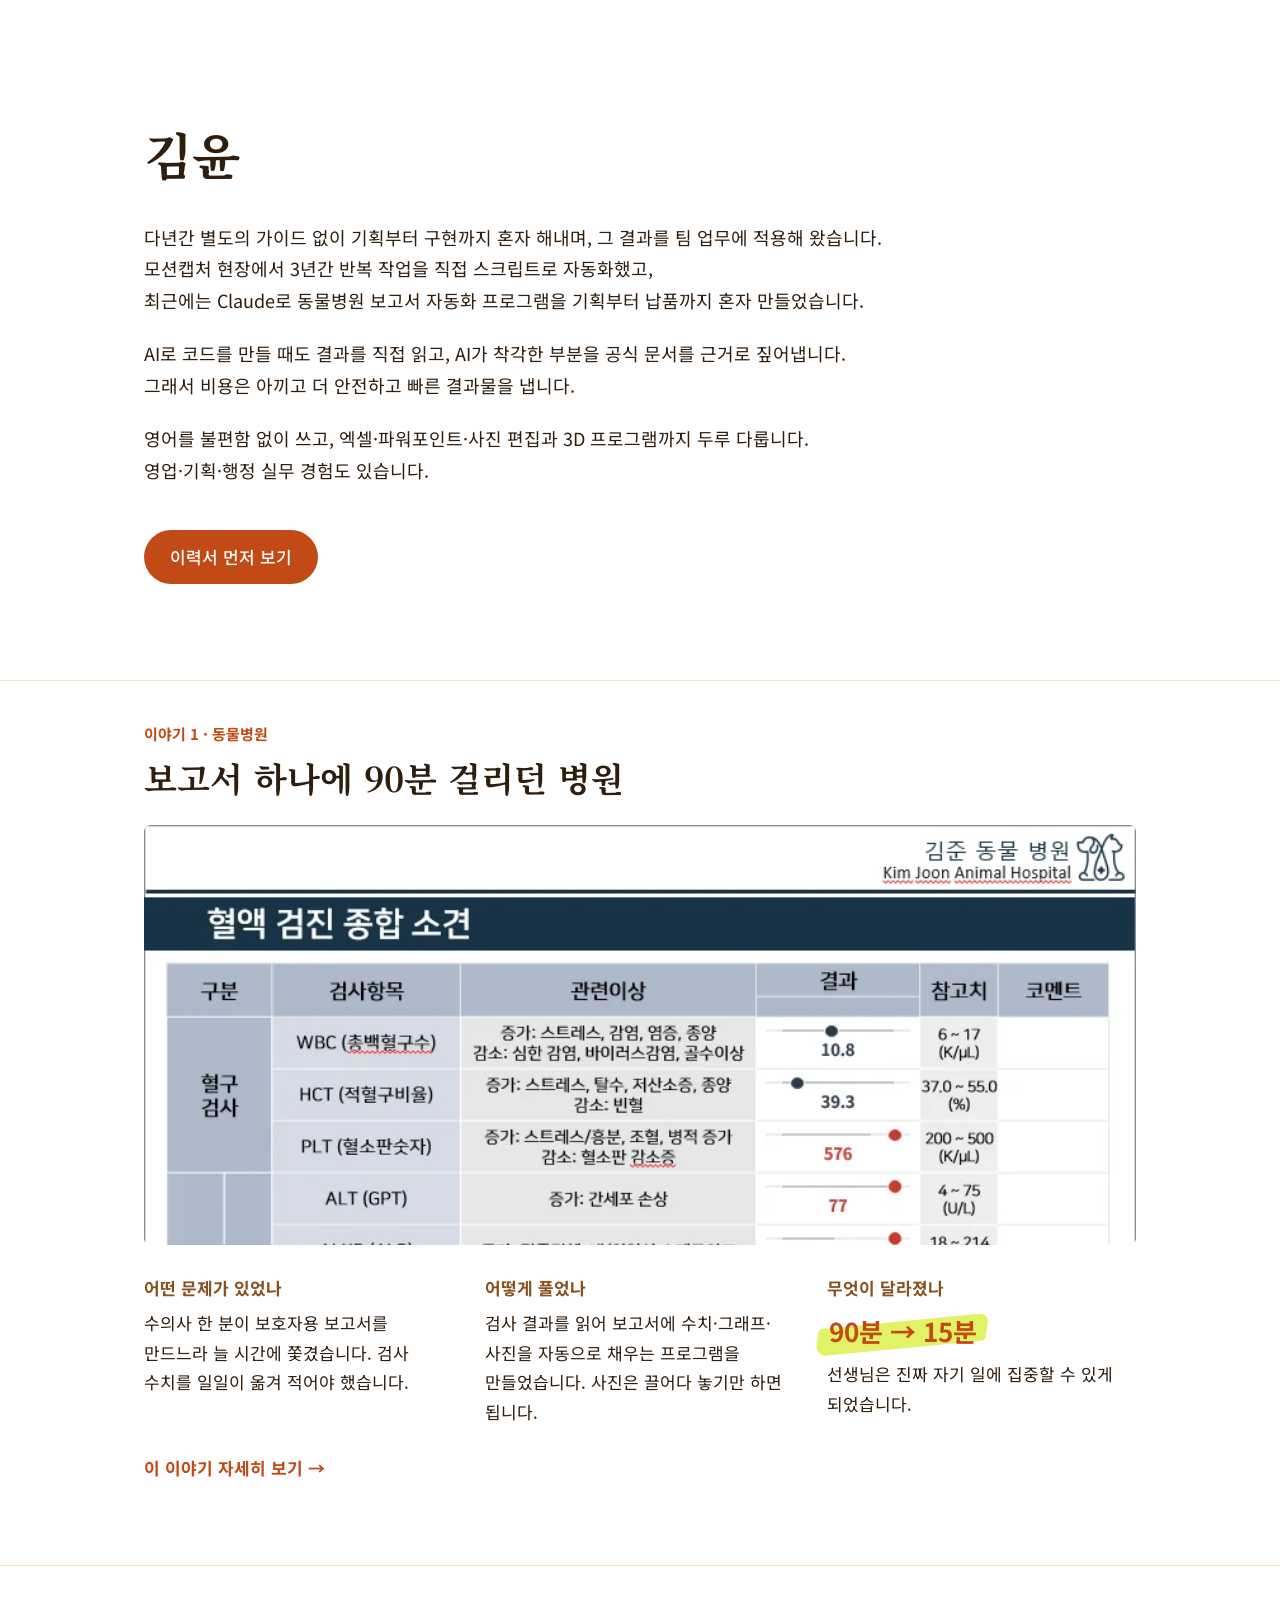
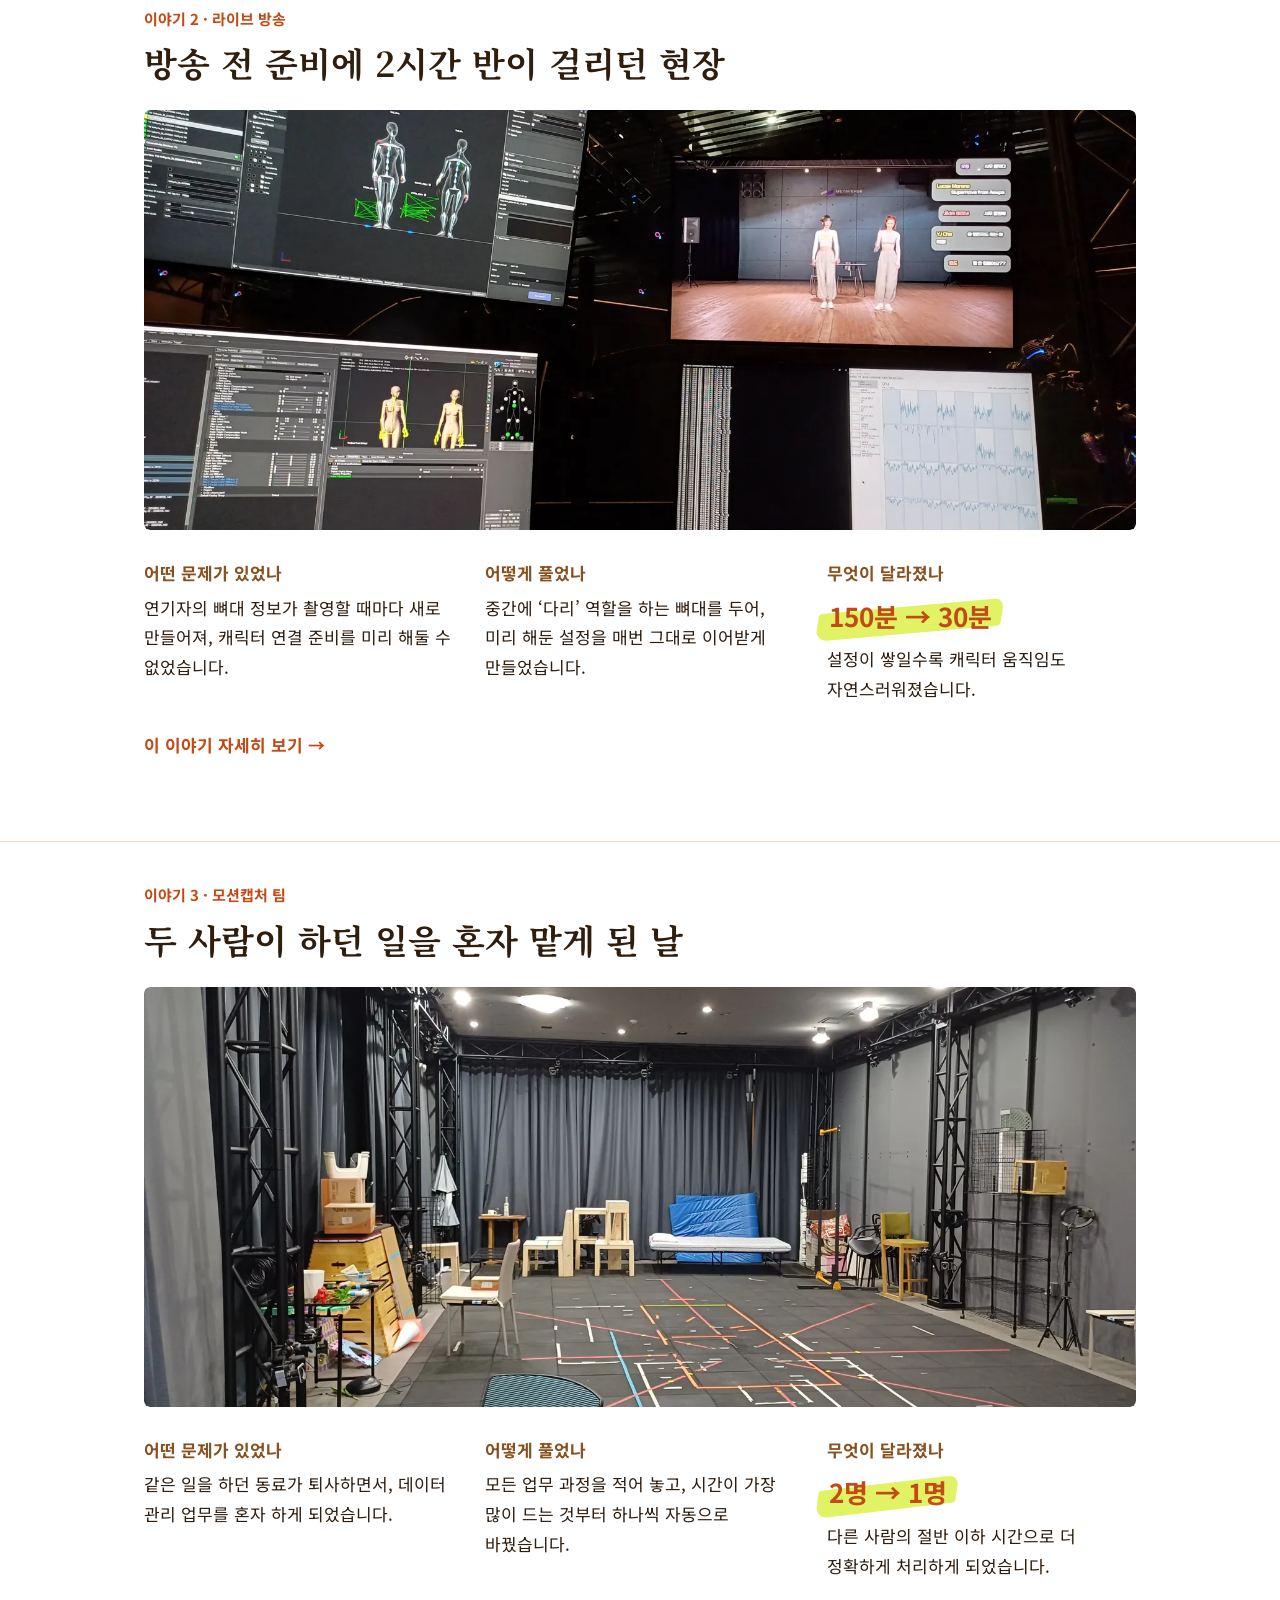
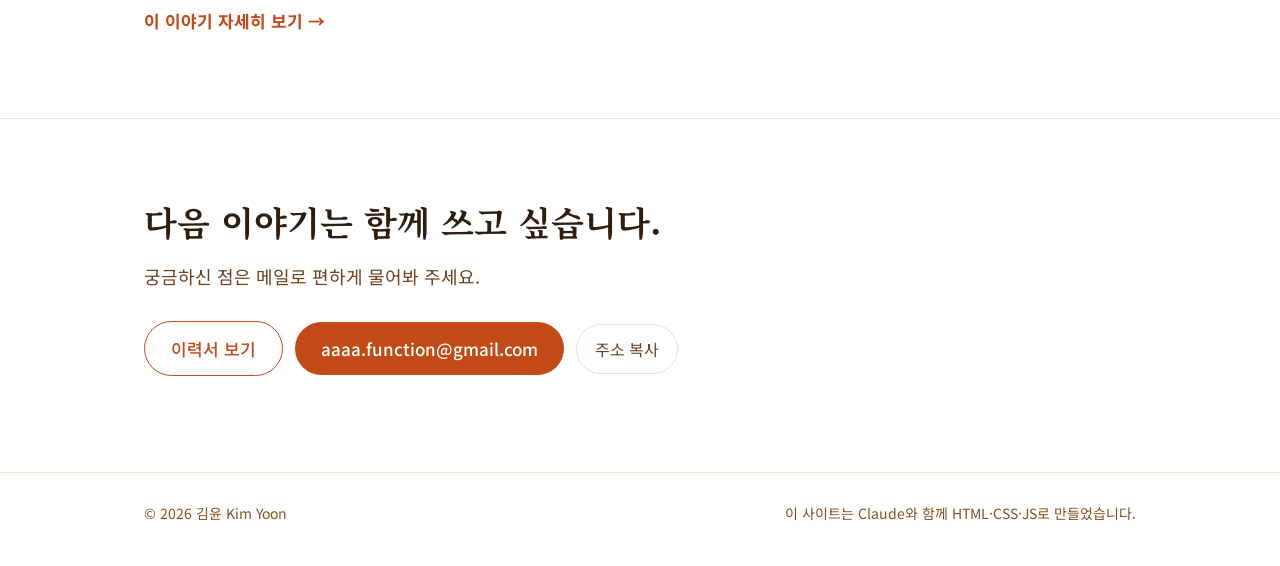
<file: index.html>
<!doctype html>
<html lang="ko">
<head>
  <meta charset="utf-8">
  <meta name="viewport" content="width=device-width, initial-scale=1">
  <title>김윤 · 포트폴리오</title>
  <meta name="description" content="반복 업무를 찾아 자동화하고, 비개발자가 바로 쓰는 도구로 넘겨줍니다. 신입 AI 바이브 코더 김윤의 포트폴리오.">
  <meta property="og:title" content="김윤 · 포트폴리오">
  <meta property="og:description" content="반복 업무를 찾아 자동화하고, 비개발자가 바로 쓰는 도구로 넘겨줍니다.">
  <meta property="og:type" content="website">
  <meta property="og:image" content="/assets/img/vet-after-c.webp">
  <meta name="theme-color" content="#ffffff">
  <link rel="icon" href="/favicon.svg" type="image/svg+xml">
  <link rel="preconnect" href="https://fonts.googleapis.com">
  <link rel="preconnect" href="https://fonts.gstatic.com" crossorigin>
  <link rel="stylesheet" href="https://fonts.googleapis.com/css2?family=Noto+Serif+KR:wght@600;700&family=Noto+Sans+KR:wght@400;500;700&display=swap">
  <link rel="stylesheet" href="/assets/css/style.css?v=24">
</head>
<body id="top">
  <a class="skip" href="#main">본문으로 건너뛰기</a>

  <main id="main">
    <section class="hero intro" id="about">
      <div class="container narrow">
        <h1>김윤</h1>
        <p>다년간 별도의 가이드 없이 기획부터 구현까지 혼자 해내며, 그 결과를 팀 업무에 적용해 왔습니다.<br>
           모션캡처 현장에서 3년간 반복 작업을 직접 스크립트로 자동화했고,<br>
           최근에는 Claude로 동물병원 보고서 자동화 프로그램을 기획부터 납품까지 혼자 만들었습니다.</p>
        <p>AI로 코드를 만들 때도 결과를 직접 읽고, AI가 착각한 부분을 공식 문서를 근거로 짚어냅니다.<br>
           그래서 비용은 아끼고 더 안전하고 빠른 결과물을 냅니다.</p>
        <p>영어를 불편함 없이 쓰고, 엑셀·파워포인트·사진 편집과 3D 프로그램까지 두루 다룹니다.<br>
           영업·기획·행정 실무 경험도 있습니다.</p>
        <div class="actions">
          <a class="btn" href="/resume.html">이력서 먼저 보기</a>
        </div>
      </div>
    </section>

    <div id="stories">
      <article class="story">
        <div class="container">
          <p class="kicker">이야기 1 · 동물병원</p>
          <h2>보고서 하나에 90분 걸리던 병원</h2>
          <a class="photo-link" href="/projects/vet.html" aria-label="동물병원 이야기 자세히 보기"><img class="photo top" src="/assets/img/vet-after-c.webp" alt="자동으로 만들어진 혈액 검사 보고서" width="782" height="1129" loading="lazy"></a>
          <div class="cols">
            <div><h3>어떤 문제가 있었나</h3><p>수의사 한 분이 보호자용 보고서를 만드느라 늘 시간에 쫓겼습니다. 검사 수치를 일일이 옮겨 적어야 했습니다.</p></div>
            <div><h3>어떻게 풀었나</h3><p>검사 결과를 읽어 보고서에 수치·그래프·사진을 자동으로 채우는 프로그램을 만들었습니다. 사진은 끌어다 놓기만 하면 됩니다.</p></div>
            <div><h3>무엇이 달라졌나</h3><p><b class="big"><span class="hl">90분 → 15분</span></b>선생님은 진짜 자기 일에 집중할 수 있게 되었습니다.</p></div>
          </div>
          <a class="link-more" href="/projects/vet.html">이 이야기 자세히 보기 →</a>
        </div>
      </article>

      <article class="story">
        <div class="container">
          <p class="kicker">이야기 2 · 라이브 방송</p>
          <h2>방송 전 준비에 2시간 반이 걸리던 현장</h2>
          <a class="photo-link" href="/projects/live.html" aria-label="라이브 방송 이야기 자세히 보기"><img class="photo" src="/assets/img/live-4.webp" alt="모션캡처 스튜디오 현장" width="1600" height="900" loading="lazy"></a>
          <div class="cols">
            <div><h3>어떤 문제가 있었나</h3><p>연기자의 뼈대 정보가 촬영할 때마다 새로 만들어져, 캐릭터 연결 준비를 미리 해둘 수 없었습니다.</p></div>
            <div><h3>어떻게 풀었나</h3><p>중간에 ‘다리’ 역할을 하는 뼈대를 두어, 미리 해둔 설정을 매번 그대로 이어받게 만들었습니다.</p></div>
            <div><h3>무엇이 달라졌나</h3><p><b class="big"><span class="hl">150분 → 30분</span></b>설정이 쌓일수록 캐릭터 움직임도 자연스러워졌습니다.</p></div>
          </div>
          <a class="link-more" href="/projects/live.html">이 이야기 자세히 보기 →</a>
        </div>
      </article>

      <article class="story">
        <div class="container">
          <p class="kicker">이야기 3 · 모션캡처 팀</p>
          <h2>두 사람이 하던 일을 혼자 맡게 된 날</h2>
          <a class="photo-link" href="/projects/mocap.html" aria-label="모션캡처 팀 이야기 자세히 보기"><img class="photo" src="/assets/img/mocap-3.webp" alt="모션캡처 스튜디오 전경" width="1600" height="1200" loading="lazy"></a>
          <div class="cols">
            <div><h3>어떤 문제가 있었나</h3><p>같은 일을 하던 동료가 퇴사하면서, 데이터 관리 업무를 혼자 하게 되었습니다.</p></div>
            <div><h3>어떻게 풀었나</h3><p>모든 업무 과정을 적어 놓고, 시간이 가장 많이 드는 것부터 하나씩 자동으로 바꿨습니다.</p></div>
            <div><h3>무엇이 달라졌나</h3><p><b class="big"><span class="hl">2명 → 1명</span></b>다른 사람의 절반 이하 시간으로 더 정확하게 처리하게 되었습니다.</p></div>
          </div>
          <a class="link-more" href="/projects/mocap.html">이 이야기 자세히 보기 →</a>
        </div>
      </article>
    </div>

    <section class="contact" id="contact">
      <div class="container">
        <h2>다음 이야기는 함께 쓰고 싶습니다.</h2>
        <p>궁금하신 점은 메일로 편하게 물어봐 주세요.</p>
        <div class="row">
          <a class="btn ghost" href="/resume.html">이력서 보기</a>
          <a class="btn" href="mailto:aaaa.function@gmail.com">aaaa.function@gmail.com</a>
          <button class="copy-btn" type="button" data-copy="aaaa.function@gmail.com">주소 복사</button>
        </div>
      </div>
    </section>
  </main>

  <footer>
    <div class="container">
      <span>© 2026 김윤 Kim Yoon</span>
      <span>이 사이트는 Claude와 함께 HTML·CSS·JS로 만들었습니다.</span>
    </div>
  </footer>
  <a class="to-top" href="#top" aria-label="맨 위로 가기">↑ 위로 가기</a>
  <script src="/assets/js/main.js?v=24" defer></script>
</body>
</html>
</file>
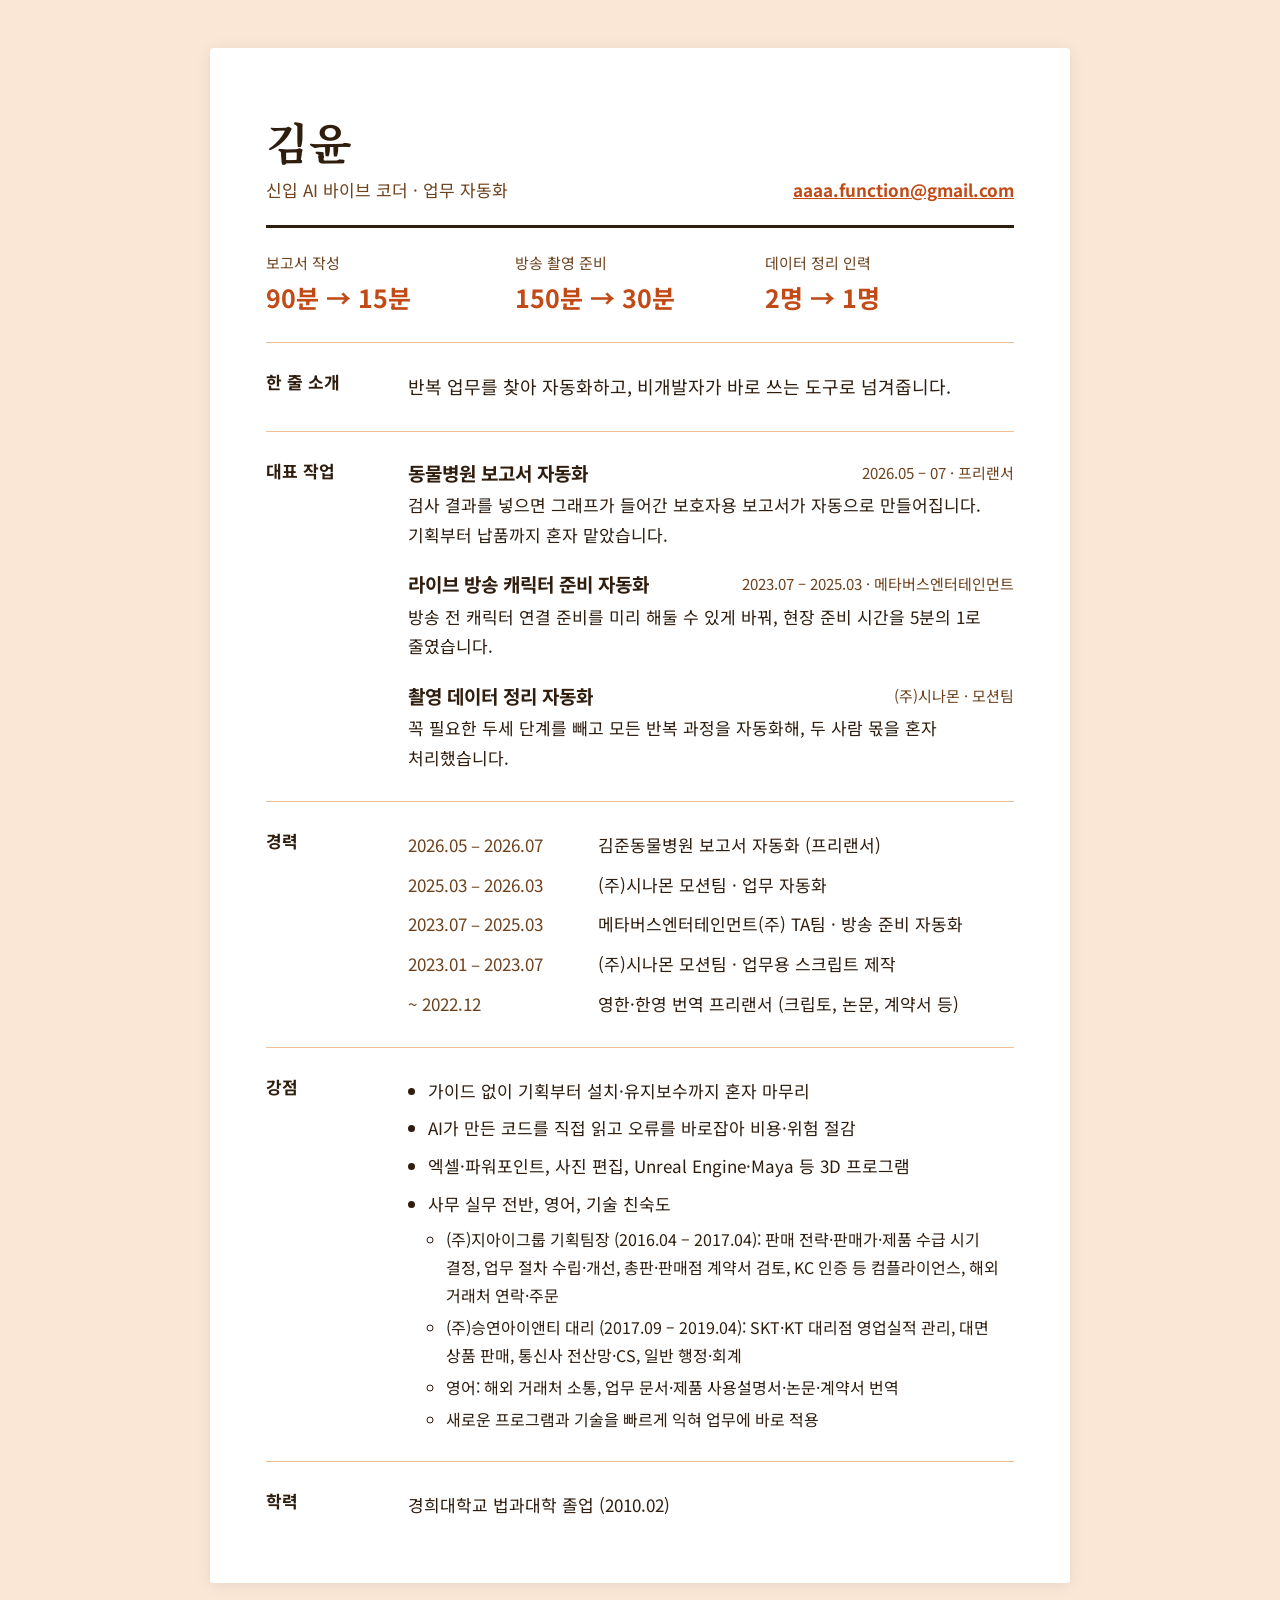
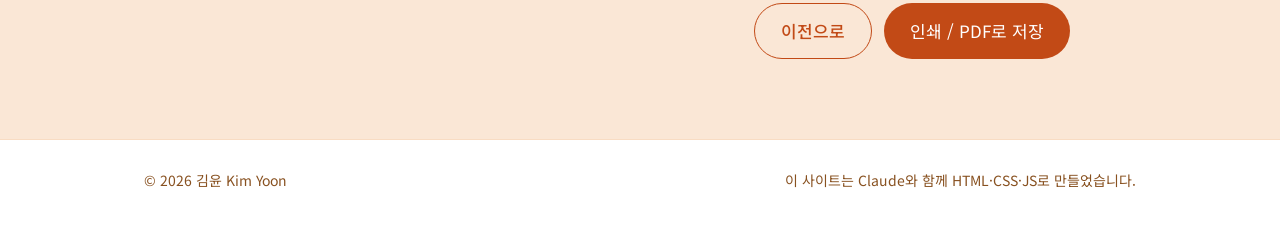
<file: resume.html>
<!doctype html>
<html lang="ko">
<head>
  <meta charset="utf-8">
  <meta name="viewport" content="width=device-width, initial-scale=1">
  <title>이력서 · 김윤</title>
  <meta name="description" content="김윤 이력서 요약 — 신입 AI 바이브 코더 · 업무 자동화">
  <meta property="og:title" content="이력서 · 김윤">
  <link rel="icon" href="/favicon.svg" type="image/svg+xml">
  <link rel="preconnect" href="https://fonts.googleapis.com">
  <link rel="preconnect" href="https://fonts.gstatic.com" crossorigin>
  <link rel="stylesheet" href="https://fonts.googleapis.com/css2?family=Noto+Serif+KR:wght@600;700&family=Noto+Sans+KR:wght@400;500;700&display=swap">
  <link rel="stylesheet" href="/assets/css/style.css?v=24">
</head>
<body id="top">
  <a class="skip" href="#main">본문으로 건너뛰기</a>

  <main id="main" class="paper-wrap">
    <article class="paper">
      <div class="paper-head">
        <div>
          <h1>김윤</h1>
          <p>신입 AI 바이브 코더 · 업무 자동화</p>
        </div>
        <a href="mailto:aaaa.function@gmail.com">aaaa.function@gmail.com</a>
      </div>

      <div class="paper-stats">
        <div><small>보고서 작성</small><b>90분 → 15분</b></div>
        <div><small>방송 촬영 준비</small><b>150분 → 30분</b></div>
        <div><small>데이터 정리 인력</small><b>2명 → 1명</b></div>
      </div>

      <section class="prow">
        <h2>한 줄 소개</h2>
        <div class="pc"><p style="font-size:18px">반복 업무를 찾아 자동화하고, 비개발자가 바로 쓰는 도구로 넘겨줍니다.</p></div>
      </section>

      <section class="prow">
        <h2>대표 작업</h2>
        <div class="pc">
          <div class="pjob">
            <div class="t"><h3>동물병원 보고서 자동화</h3><span class="d">2026.05 – 07 · 프리랜서</span></div>
            <p>검사 결과를 넣으면 그래프가 들어간 보호자용 보고서가 자동으로 만들어집니다. 기획부터 납품까지 혼자 맡았습니다.</p>
          </div>
          <div class="pjob">
            <div class="t"><h3>라이브 방송 캐릭터 준비 자동화</h3><span class="d">2023.07 – 2025.03 · 메타버스엔터테인먼트</span></div>
            <p>방송 전 캐릭터 연결 준비를 미리 해둘 수 있게 바꿔, 현장 준비 시간을 5분의 1로 줄였습니다.</p>
          </div>
          <div class="pjob">
            <div class="t"><h3>촬영 데이터 정리 자동화</h3><span class="d">(주)시나몬 · 모션팀</span></div>
            <p>꼭 필요한 두세 단계를 빼고 모든 반복 과정을 자동화해, 두 사람 몫을 혼자 처리했습니다.</p>
          </div>
        </div>
      </section>

      <section class="prow">
        <h2>경력</h2>
        <div class="pc">
          <ul class="tl">
            <li><span class="w">2026.05 – 2026.07</span><span>김준동물병원 보고서 자동화 (프리랜서)</span></li>
            <li><span class="w">2025.03 – 2026.03</span><span>(주)시나몬 모션팀 · 업무 자동화</span></li>
            <li><span class="w">2023.07 – 2025.03</span><span>메타버스엔터테인먼트(주) TA팀 · 방송 준비 자동화</span></li>
            <li><span class="w">2023.01 – 2023.07</span><span>(주)시나몬 모션팀 · 업무용 스크립트 제작</span></li>
            <li><span class="w">~ 2022.12</span><span>영한·한영 번역 프리랜서 (크립토, 논문, 계약서 등)</span></li>
          </ul>
        </div>
      </section>

      <section class="prow">
        <h2>강점</h2>
        <div class="pc">
          <ul class="plist">
            <li>가이드 없이 기획부터 설치·유지보수까지 혼자 마무리</li>
            <li>AI가 만든 코드를 직접 읽고 오류를 바로잡아 비용·위험 절감</li>
            <li>엑셀·파워포인트, 사진 편집, Unreal Engine·Maya 등 3D 프로그램</li>
            <li>사무 실무 전반, 영어, 기술 친숙도
              <ul>
                <li>(주)지아이그룹 기획팀장 (2016.04 – 2017.04): 판매 전략·판매가·제품 수급 시기 결정, 업무 절차 수립·개선, 총판·판매점 계약서 검토, KC 인증 등 컴플라이언스, 해외 거래처 연락·주문</li>
                <li>(주)승연아이앤티 대리 (2017.09 – 2019.04): SKT·KT 대리점 영업실적 관리, 대면 상품 판매, 통신사 전산망·CS, 일반 행정·회계</li>
                <li>영어: 해외 거래처 소통, 업무 문서·제품 사용설명서·논문·계약서 번역</li>
                <li>새로운 프로그램과 기술을 빠르게 익혀 업무에 바로 적용</li>
              </ul>
            </li>
          </ul>
        </div>
      </section>

      <section class="prow">
        <h2>학력</h2>
        <div class="pc"><p>경희대학교 법과대학 졸업 (2010.02)</p></div>
      </section>
    </article>

    <div class="paper-actions">
      <a class="btn ghost" href="/#stories">이전으로</a>
      <button class="btn" type="button" data-print style="border:0;cursor:pointer;font:inherit">인쇄 / PDF로 저장</button>
    </div>
  </main>

  <footer>
    <div class="container">
      <span>© 2026 김윤 Kim Yoon</span>
      <span>이 사이트는 Claude와 함께 HTML·CSS·JS로 만들었습니다.</span>
    </div>
  </footer>
  <a class="to-top" href="#top" aria-label="맨 위로 가기">↑ 위로 가기</a>
  <script src="/assets/js/main.js?v=24" defer></script>
</body>
</html>
</file>
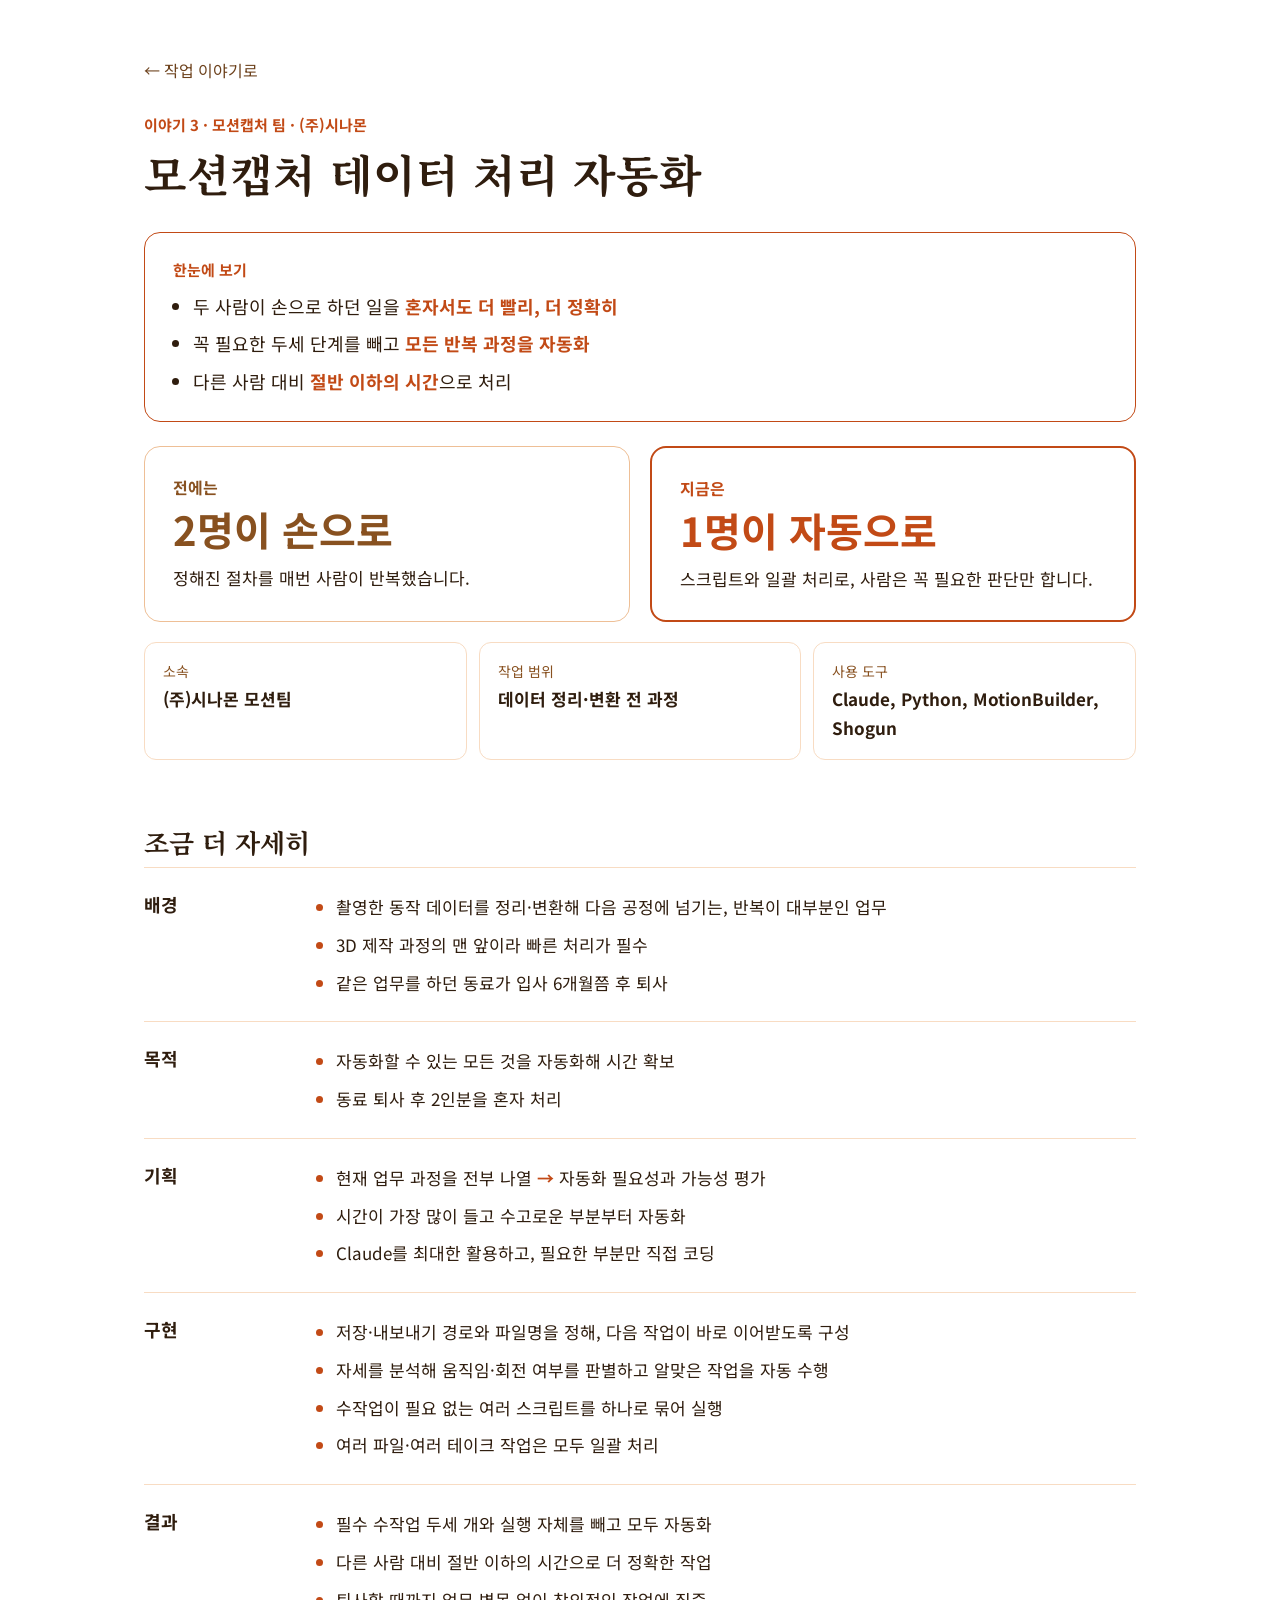
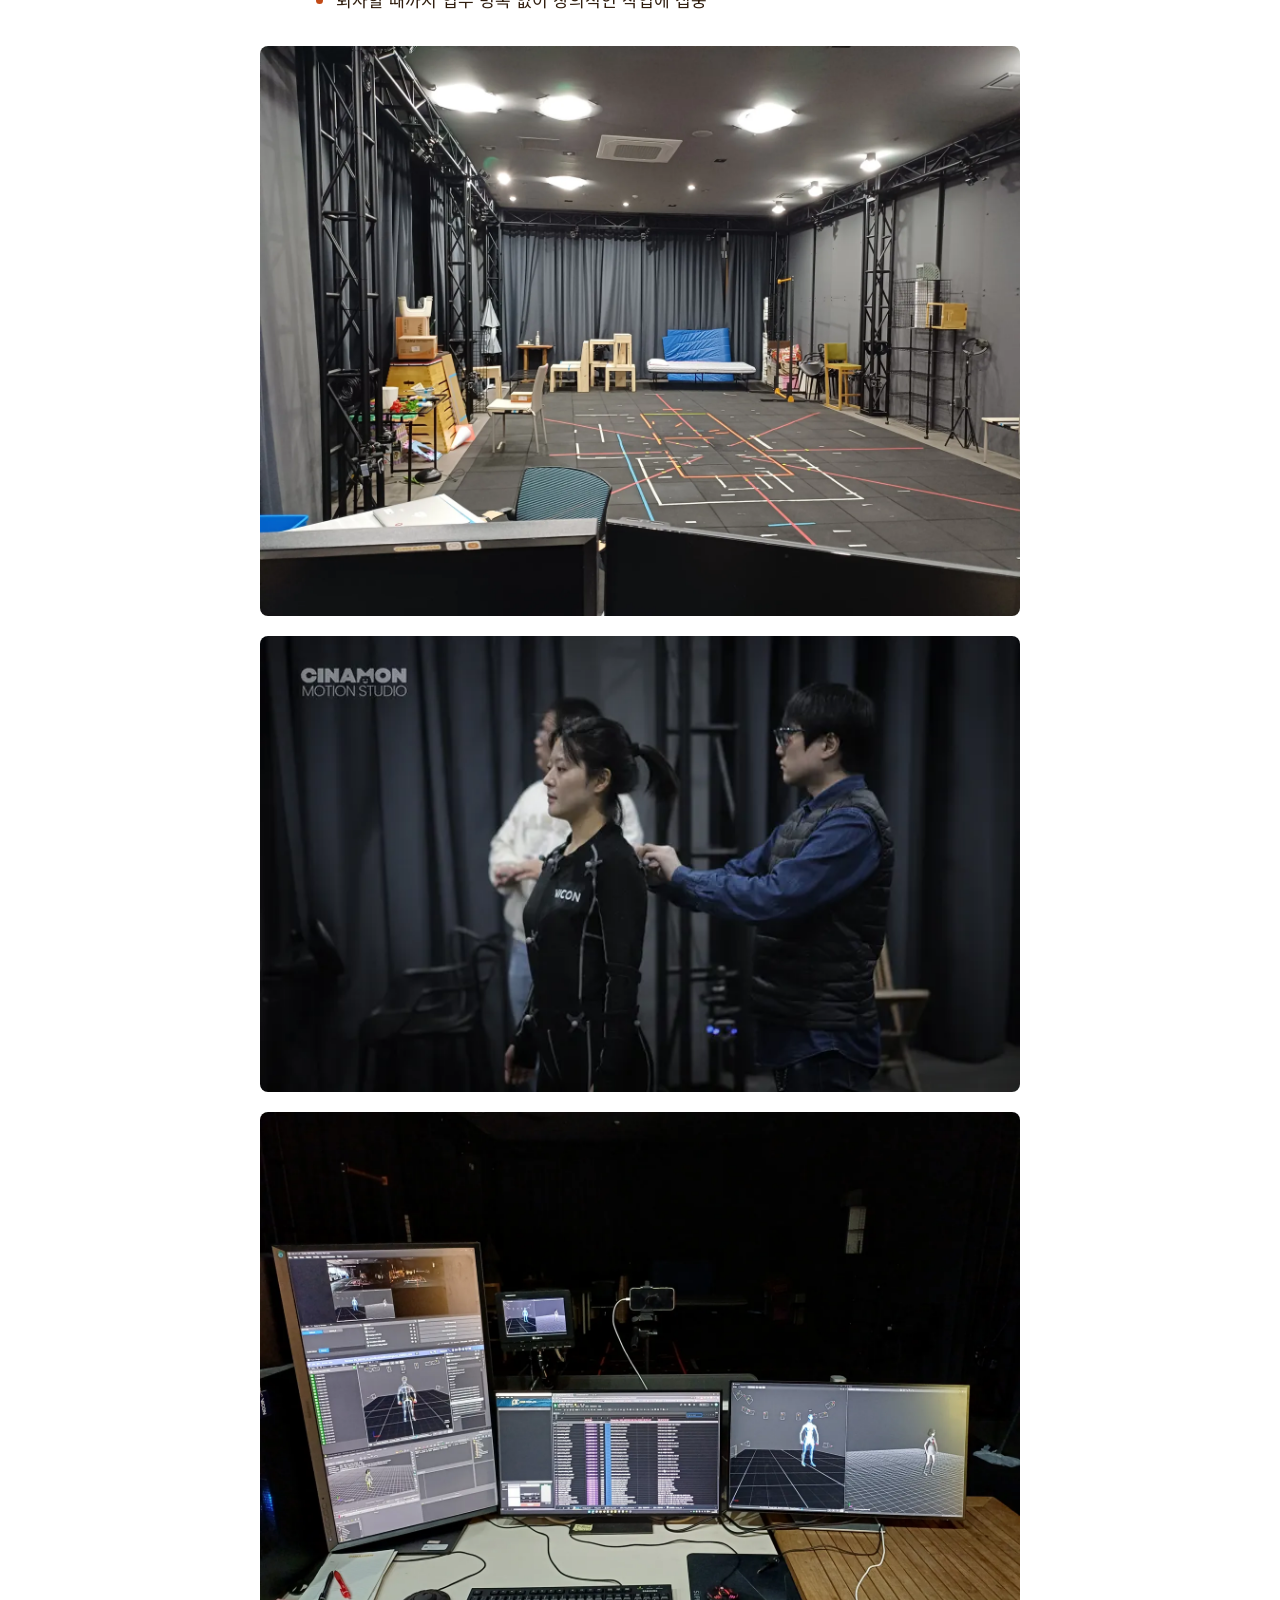
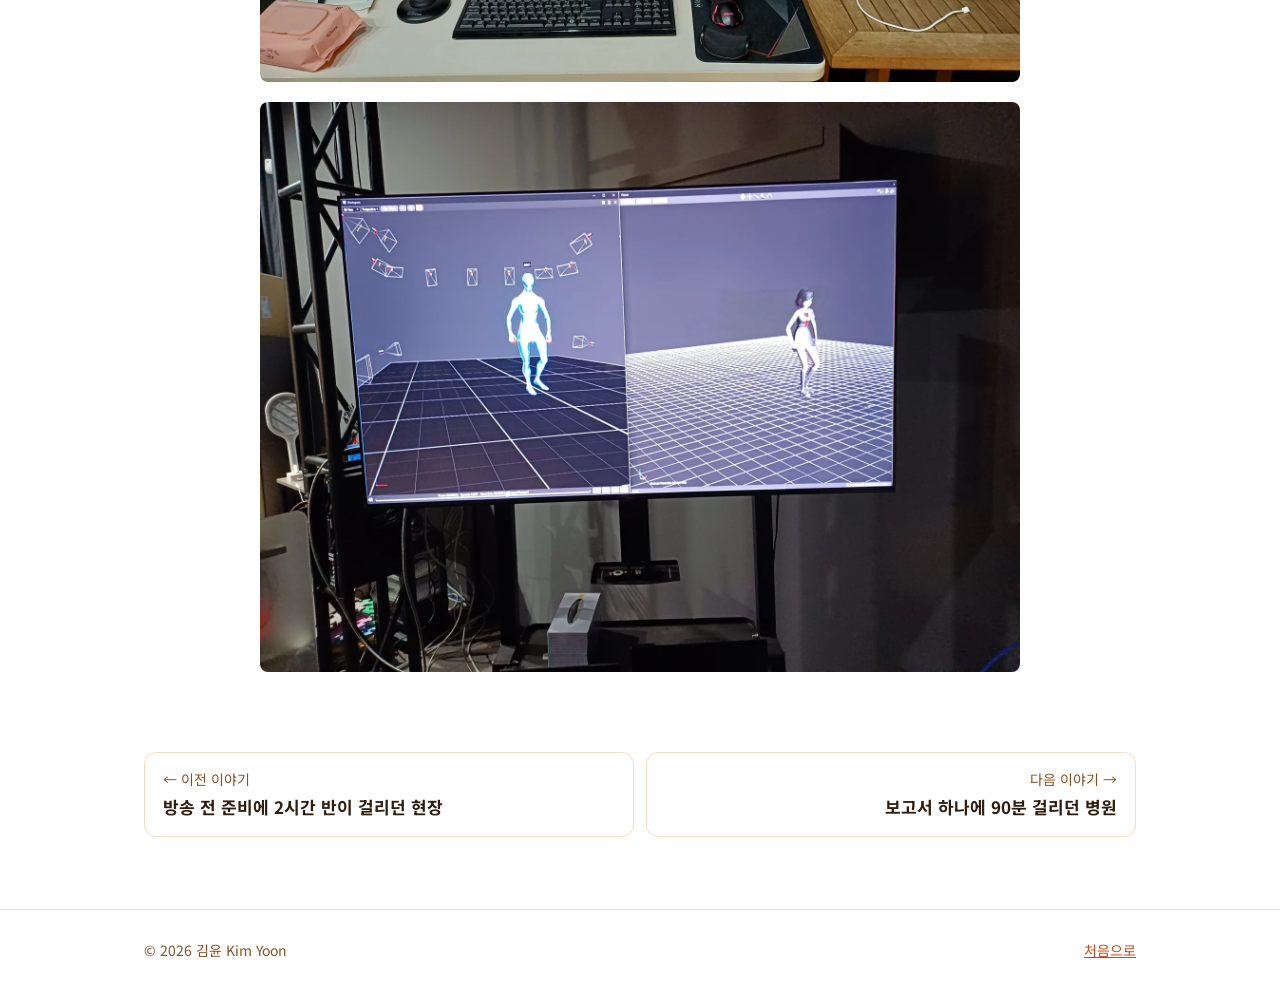
<file: projects/mocap.html>
<!doctype html>
<html lang="ko">
<head>
  <meta charset="utf-8">
  <meta name="viewport" content="width=device-width, initial-scale=1">
  <title>모션캡처 데이터 처리 자동화 · 김윤</title>
  <meta name="description" content="두 사람이 손으로 하던 모션캡처 데이터 처리를 혼자서도 더 빨리, 더 정확하게.">
  <meta property="og:title" content="모션캡처 데이터 처리 자동화 · 김윤">
  <meta property="og:image" content="/assets/img/mocap-2.webp">
  <link rel="icon" href="/favicon.svg" type="image/svg+xml">
  <link rel="preconnect" href="https://fonts.googleapis.com">
  <link rel="preconnect" href="https://fonts.gstatic.com" crossorigin>
  <link rel="stylesheet" href="https://fonts.googleapis.com/css2?family=Noto+Serif+KR:wght@600;700&family=Noto+Sans+KR:wght@400;500;700&display=swap">
  <link rel="stylesheet" href="/assets/css/style.css?v=24">
</head>
<body id="top">
  <a class="skip" href="#main">본문으로 건너뛰기</a>

  <main id="main" class="container">
    <section class="case-hero">
      <a class="back" href="/#stories">← 작업 이야기로</a>
      <p class="kicker">이야기 3 · 모션캡처 팀 · (주)시나몬</p>
      <h1>모션캡처 데이터 처리 자동화</h1>

      <div class="callout">
        <p class="lbl">한눈에 보기</p>
        <ul>
          <li>두 사람이 손으로 하던 일을 <b>혼자서도 더 빨리, 더 정확히</b></li>
          <li>꼭 필요한 두세 단계를 빼고 <b>모든 반복 과정을 자동화</b></li>
          <li>다른 사람 대비 <b>절반 이하의 시간</b>으로 처리</li>
        </ul>
      </div>

      <div class="compare">
        <div class="side">
          <div class="tag">전에는</div>
          <div class="num">2명이 손으로</div>
          <p>정해진 절차를 매번 사람이 반복했습니다.</p>
        </div>
        <div class="side after">
          <div class="tag">지금은</div>
          <div class="num">1명이 자동으로</div>
          <p>스크립트와 일괄 처리로, 사람은 꼭 필요한 판단만 합니다.</p>
        </div>
      </div>

      <div class="facts">
        <div class="fact"><small>소속</small><b>(주)시나몬 모션팀</b></div>
        <div class="fact"><small>작업 범위</small><b>데이터 정리·변환 전 과정</b></div>
        <div class="fact"><small>사용 도구</small><b>Claude, Python, MotionBuilder, Shogun</b></div>
      </div>
    </section>

    <section class="detail">
      <h2>조금 더 자세히</h2>
      <div class="dsec">
        <h3>배경</h3>
        <ul>
          <li>촬영한 동작 데이터를 정리·변환해 다음 공정에 넘기는, 반복이 대부분인 업무</li>
          <li>3D 제작 과정의 맨 앞이라 빠른 처리가 필수</li>
          <li>같은 업무를 하던 동료가 입사 6개월쯤 후 퇴사</li>
        </ul>
      </div>
      <div class="dsec">
        <h3>목적</h3>
        <ul>
          <li>자동화할 수 있는 모든 것을 자동화해 시간 확보</li>
          <li>동료 퇴사 후 2인분을 혼자 처리</li>
        </ul>
      </div>
      <div class="dsec">
        <h3>기획</h3>
        <ul>
          <li>현재 업무 과정을 전부 나열 <span class="arrow">→</span> 자동화 필요성과 가능성 평가</li>
          <li>시간이 가장 많이 들고 수고로운 부분부터 자동화</li>
          <li>Claude를 최대한 활용하고, 필요한 부분만 직접 코딩</li>
        </ul>
      </div>
      <div class="dsec">
        <h3>구현</h3>
        <ul>
          <li>저장·내보내기 경로와 파일명을 정해, 다음 작업이 바로 이어받도록 구성</li>
          <li>자세를 분석해 움직임·회전 여부를 판별하고 알맞은 작업을 자동 수행</li>
          <li>수작업이 필요 없는 여러 스크립트를 하나로 묶어 실행</li>
          <li>여러 파일·여러 테이크 작업은 모두 일괄 처리</li>
        </ul>
      </div>
      <div class="dsec result">
        <div class="r-text">
          <h3>결과</h3>
          <ul>
          <li>필수 수작업 두세 개와 실행 자체를 빼고 모두 자동화</li>
          <li>다른 사람 대비 절반 이하의 시간으로 더 정확한 작업</li>
          <li>퇴사할 때까지 업무 병목 없이 창의적인 작업에 집중</li>
        </ul>
        </div>
        <div class="r-media">
          <figure><button type="button" data-lightbox="모션캡처 스튜디오"><img src="/assets/img/mocap-3.webp" alt="모션캡처 스튜디오 전경" width="1600" height="1200" loading="lazy"></button></figure>
          <figure><button type="button" data-lightbox="마커 부착"><img src="/assets/img/mocap-suit.webp" alt="연기자에게 모션캡처 마커를 붙이는 모습" width="720" height="432" loading="lazy"></button></figure>
          <figure><button type="button" data-lightbox="작업 데스크"><img src="/assets/img/mocap-1.webp" alt="여러 모니터가 있는 작업 데스크" width="1600" height="1200" loading="lazy"></button></figure>
          <figure><button type="button" data-lightbox="작업 화면"><img src="/assets/img/mocap-2.webp" alt="모션캡처 소프트웨어가 띄워진 모니터" width="1600" height="1200" loading="lazy"></button></figure>
        </div>
      </div>
    </section>

    <nav class="pager" aria-label="다른 이야기">
      <a href="/projects/live.html"><small>← 이전 이야기</small><span>방송 전 준비에 2시간 반이 걸리던 현장</span></a>
      <a class="r" href="/projects/vet.html"><small>다음 이야기 →</small><span>보고서 하나에 90분 걸리던 병원</span></a>
    </nav>
  </main>

  <dialog class="lightbox" aria-label="이미지 확대 보기"><div class="lb-inner"><img alt=""></div><button class="lb-close" type="button" aria-label="닫기">✕</button><div class="lb-cap"></div></dialog>
  <footer><div class="container"><span>© 2026 김윤 Kim Yoon</span><a href="/">처음으로</a></div></footer>
  <a class="to-top" href="#top" aria-label="맨 위로 가기">↑ 위로 가기</a>
  <script src="/assets/js/main.js?v=24" defer></script>
</body>
</html>
</file>
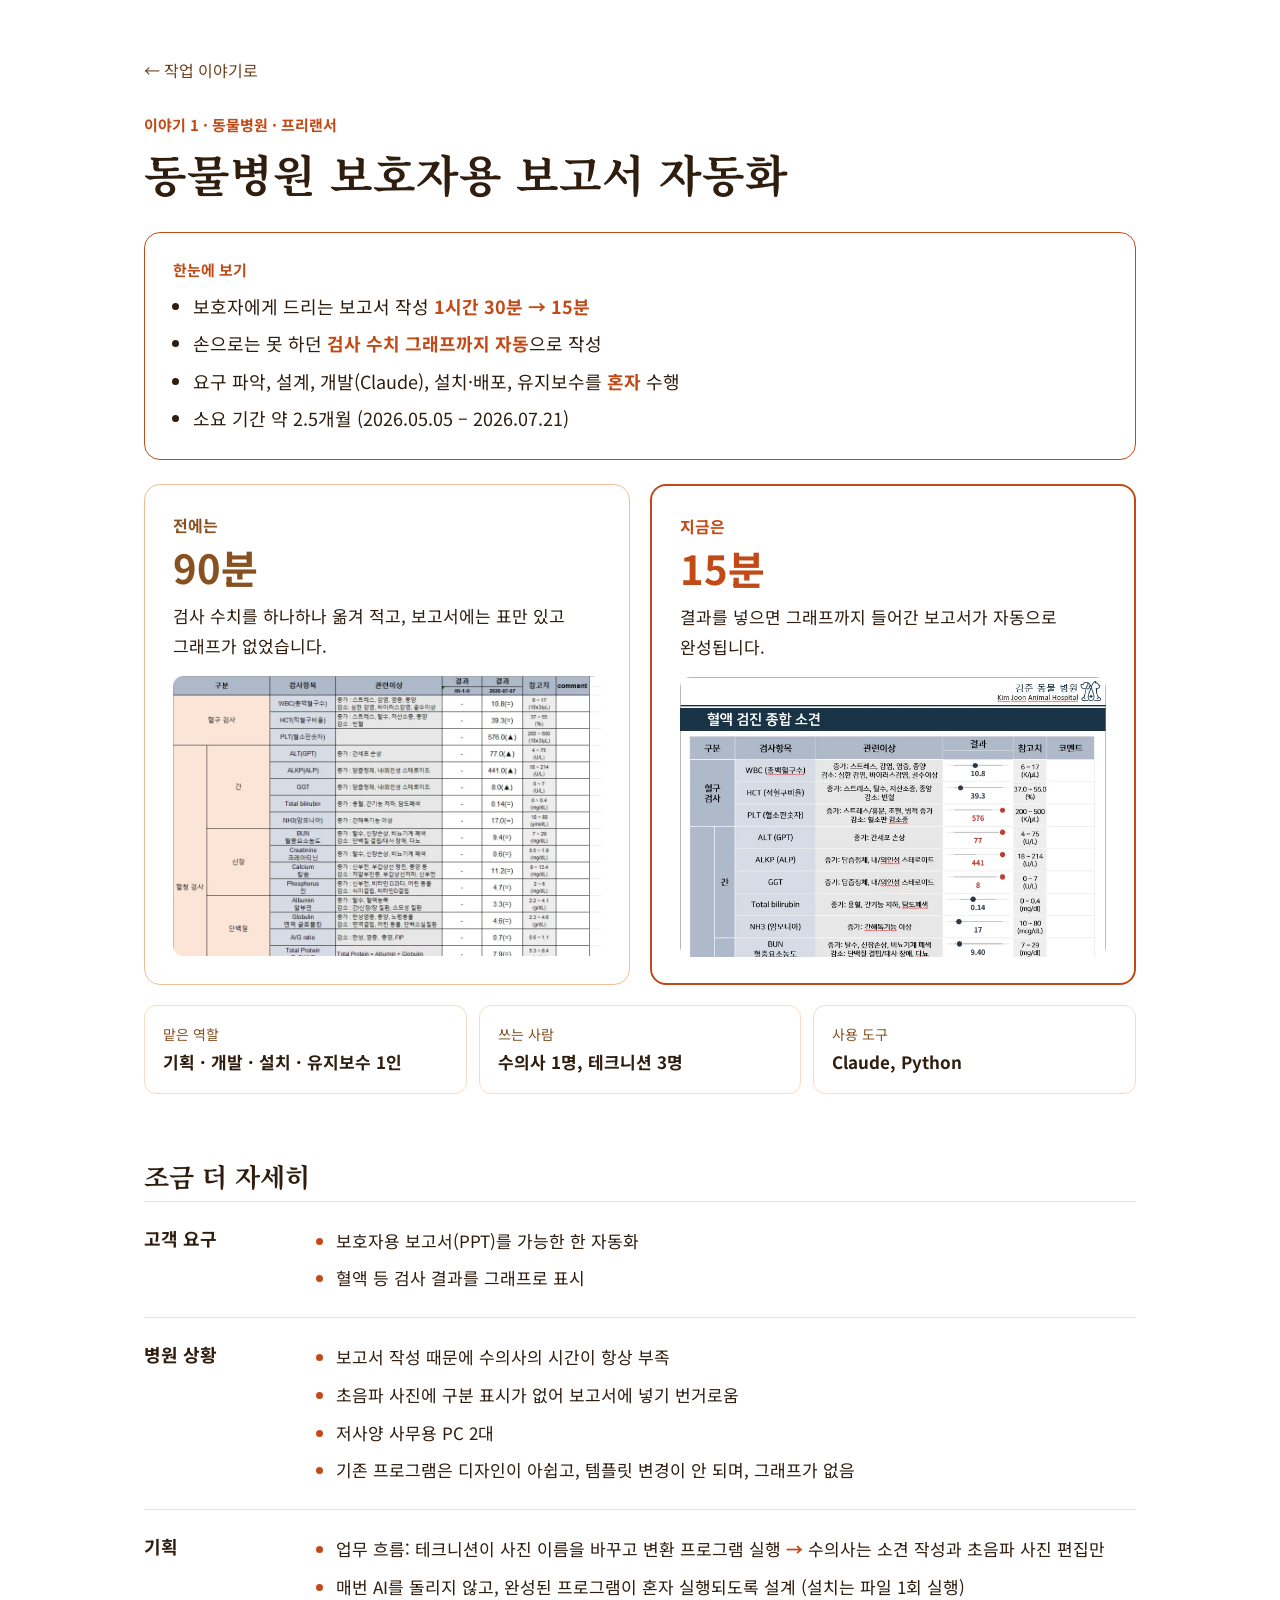
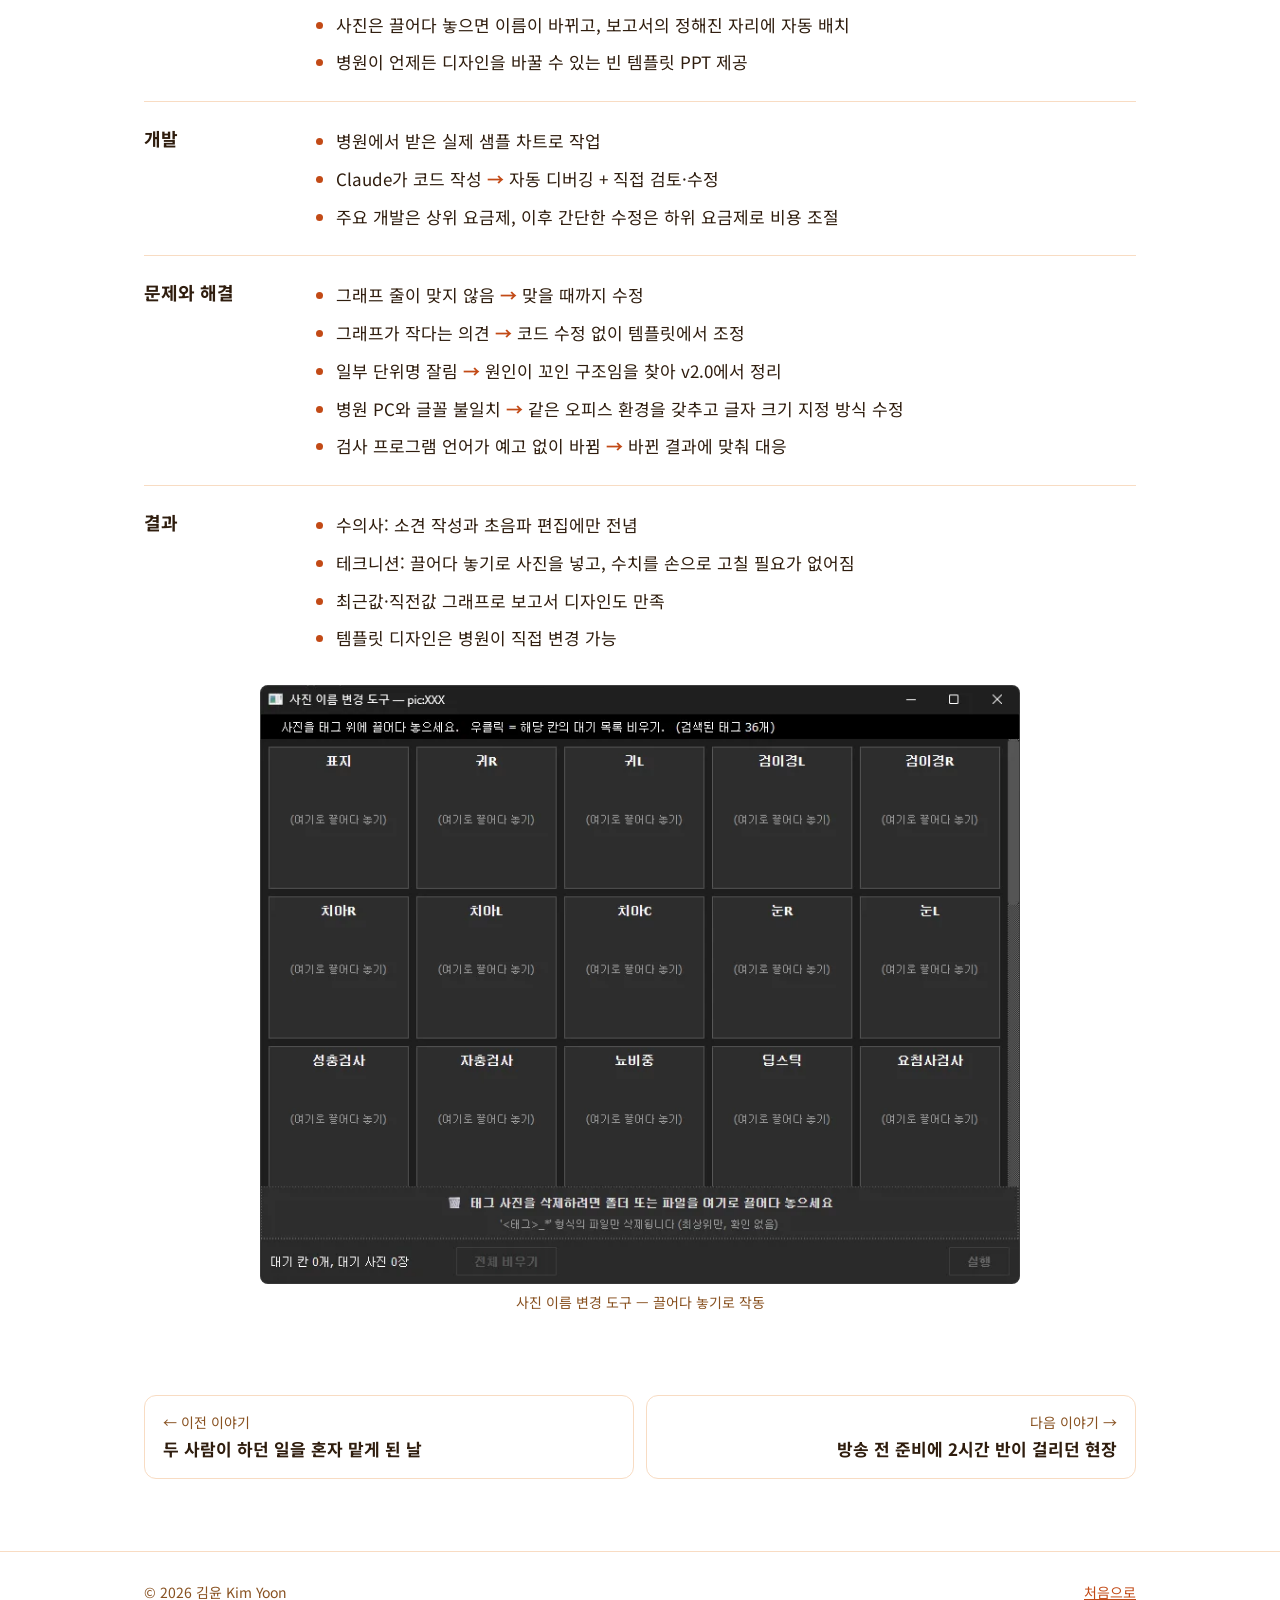
<file: projects/vet.html>
<!doctype html>
<html lang="ko">
<head>
  <meta charset="utf-8">
  <meta name="viewport" content="width=device-width, initial-scale=1">
  <title>동물병원 보고서 자동화 · 김윤</title>
  <meta name="description" content="동물병원 보호자용 보고서 작성 90분 → 15분. 기획부터 납품까지 1인, Claude 활용.">
  <meta property="og:title" content="동물병원 보고서 자동화 · 김윤">
  <meta property="og:image" content="/assets/img/vet-after-c.webp">
  <link rel="icon" href="/favicon.svg" type="image/svg+xml">
  <link rel="preconnect" href="https://fonts.googleapis.com">
  <link rel="preconnect" href="https://fonts.gstatic.com" crossorigin>
  <link rel="stylesheet" href="https://fonts.googleapis.com/css2?family=Noto+Serif+KR:wght@600;700&family=Noto+Sans+KR:wght@400;500;700&display=swap">
  <link rel="stylesheet" href="/assets/css/style.css?v=24">
</head>
<body id="top">
  <a class="skip" href="#main">본문으로 건너뛰기</a>

  <main id="main" class="container">
    <section class="case-hero">
      <a class="back" href="/#stories">← 작업 이야기로</a>
      <p class="kicker">이야기 1 · 동물병원 · 프리랜서</p>
      <h1>동물병원 보호자용 보고서 자동화</h1>

      <div class="callout">
        <p class="lbl">한눈에 보기</p>
        <ul>
          <li>보호자에게 드리는 보고서 작성 <b>1시간 30분 → 15분</b></li>
          <li>손으로는 못 하던 <b>검사 수치 그래프까지 자동</b>으로 작성</li>
          <li>요구 파악, 설계, 개발(Claude), 설치·배포, 유지보수를 <b>혼자</b> 수행</li>
          <li>소요 기간 약 2.5개월 (2026.05.05 – 2026.07.21)</li>
        </ul>
      </div>

      <div class="compare">
        <div class="side">
          <div class="tag">전에는</div>
          <div class="num">90분</div>
          <p>검사 수치를 하나하나 옮겨 적고, 보고서에는 표만 있고 그래프가 없었습니다.</p>
          <button type="button" data-lightbox="전 — 기존 매크로로 만든 보고서"><img src="/assets/img/vet-before-c.webp" alt="기존의 표 형식 보고서" width="924" height="774" loading="lazy"></button>
        </div>
        <div class="side after">
          <div class="tag">지금은</div>
          <div class="num">15분</div>
          <p>결과를 넣으면 그래프까지 들어간 보고서가 자동으로 완성됩니다.</p>
          <button type="button" data-lightbox="후 — 템플릿 기반 자동 생성 보고서"><img src="/assets/img/vet-after-c.webp" alt="그래프가 들어간 자동 생성 보고서" width="782" height="1129" loading="lazy"></button>
        </div>
      </div>

      <div class="facts">
        <div class="fact"><small>맡은 역할</small><b>기획 · 개발 · 설치 · 유지보수 1인</b></div>
        <div class="fact"><small>쓰는 사람</small><b>수의사 1명, 테크니션 3명</b></div>
        <div class="fact"><small>사용 도구</small><b>Claude, Python</b></div>
      </div>
    </section>

    <section class="detail">
      <h2>조금 더 자세히</h2>
      <div class="dsec">
        <h3>고객 요구</h3>
        <ul>
          <li>보호자용 보고서(PPT)를 가능한 한 자동화</li>
          <li>혈액 등 검사 결과를 그래프로 표시</li>
        </ul>
      </div>
      <div class="dsec">
        <h3>병원 상황</h3>
        <ul>
          <li>보고서 작성 때문에 수의사의 시간이 항상 부족</li>
          <li>초음파 사진에 구분 표시가 없어 보고서에 넣기 번거로움</li>
          <li>저사양 사무용 PC 2대</li>
          <li>기존 프로그램은 디자인이 아쉽고, 템플릿 변경이 안 되며, 그래프가 없음</li>
        </ul>
      </div>
      <div class="dsec">
        <h3>기획</h3>
        <ul>
          <li>업무 흐름: 테크니션이 사진 이름을 바꾸고 변환 프로그램 실행 <span class="arrow">→</span> 수의사는 소견 작성과 초음파 사진 편집만</li>
          <li>매번 AI를 돌리지 않고, 완성된 프로그램이 혼자 실행되도록 설계 (설치는 파일 1회 실행)</li>
          <li>사진은 끌어다 놓으면 이름이 바뀌고, 보고서의 정해진 자리에 자동 배치</li>
          <li>병원이 언제든 디자인을 바꿀 수 있는 빈 템플릿 PPT 제공</li>
        </ul>
      </div>
      <div class="dsec">
        <h3>개발</h3>
        <ul>
          <li>병원에서 받은 실제 샘플 차트로 작업</li>
          <li>Claude가 코드 작성 <span class="arrow">→</span> 자동 디버깅 + 직접 검토·수정</li>
          <li>주요 개발은 상위 요금제, 이후 간단한 수정은 하위 요금제로 비용 조절</li>
        </ul>
      </div>
      <div class="dsec">
        <h3>문제와 해결</h3>
        <ul>
          <li>그래프 줄이 맞지 않음 <span class="arrow">→</span> 맞을 때까지 수정</li>
          <li>그래프가 작다는 의견 <span class="arrow">→</span> 코드 수정 없이 템플릿에서 조정</li>
          <li>일부 단위명 잘림 <span class="arrow">→</span> 원인이 꼬인 구조임을 찾아 v2.0에서 정리</li>
          <li>병원 PC와 글꼴 불일치 <span class="arrow">→</span> 같은 오피스 환경을 갖추고 글자 크기 지정 방식 수정</li>
          <li>검사 프로그램 언어가 예고 없이 바뀜 <span class="arrow">→</span> 바뀐 결과에 맞춰 대응</li>
        </ul>
      </div>
      <div class="dsec result">
        <div class="r-text">
          <h3>결과</h3>
          <ul>
          <li>수의사: 소견 작성과 초음파 편집에만 전념</li>
          <li>테크니션: 끌어다 놓기로 사진을 넣고, 수치를 손으로 고칠 필요가 없어짐</li>
          <li>최근값·직전값 그래프로 보고서 디자인도 만족</li>
          <li>템플릿 디자인은 병원이 직접 변경 가능</li>
        </ul>
        </div>
        <div class="r-media">
          <figure>
          <button type="button" data-lightbox="사진 이름 변경 도구 — 윈도우 폴더에서 끌어다 놓기로 작동"><img src="/assets/img/vet-renamer-c.webp" alt="태그 칸에 사진을 끌어다 놓는 사진 이름 변경 도구" width="802" height="632" loading="lazy"></button>
          <figcaption>사진 이름 변경 도구 — 끌어다 놓기로 작동</figcaption>
        </figure>
        </div>
      </div>
    </section>

    <nav class="pager" aria-label="다른 이야기">
      <a href="/projects/mocap.html"><small>← 이전 이야기</small><span>두 사람이 하던 일을 혼자 맡게 된 날</span></a>
      <a class="r" href="/projects/live.html"><small>다음 이야기 →</small><span>방송 전 준비에 2시간 반이 걸리던 현장</span></a>
    </nav>
  </main>

  <dialog class="lightbox" aria-label="이미지 확대 보기"><div class="lb-inner"><img alt=""></div><button class="lb-close" type="button" aria-label="닫기">✕</button><div class="lb-cap"></div></dialog>
  <footer><div class="container"><span>© 2026 김윤 Kim Yoon</span><a href="/">처음으로</a></div></footer>
  <a class="to-top" href="#top" aria-label="맨 위로 가기">↑ 위로 가기</a>
  <script src="/assets/js/main.js?v=24" defer></script>
</body>
</html>
</file>
<file: assets/css/style.css>
/* ===== Tokens ===== */
:root {
  --bg: #ffffff;
  --soft: #fef1e7;
  --paper-bg: #fae7d6;
  --text: #2f1d0e;
  --text-2: #6d421d;
  --text-3: #885120;
  --line: #f8dcc3;
  --line-strong: #eebf96;
  --accent: #c24a16;          /* crimson orange, 4.9:1 on white */
  --accent-hover: #9a3a10;
  --accent-soft: #fcf0e8;
  --before: transparent;
  --before-ink: #885120;
  --serif: "Noto Serif KR", serif;
  --sans: "Noto Sans KR", -apple-system, "Apple SD Gothic Neo", "Malgun Gothic", sans-serif;
  --maxw: 1040px;
  color-scheme: light;
}

/* ===== Base ===== */
*, *::before, *::after { box-sizing: border-box; }
html { scroll-behavior: smooth; -webkit-text-size-adjust: 100%; }
body { margin: 0; background: var(--bg); color: var(--text); font-family: var(--sans); font-size: 17px; line-height: 1.75; word-break: keep-all; overflow-wrap: anywhere; }
img { max-width: 100%; display: block; }
a { color: var(--accent); }
h1, h2, h3 { margin: 0; line-height: 1.35; }
p { margin: 0; }
.container { max-width: var(--maxw); margin: 0 auto; padding: 0 24px; }
.serif { font-family: var(--serif); }
.skip { position: absolute; left: -999px; top: 8px; background: var(--accent); color: #fff; padding: 8px 12px; border-radius: 8px; z-index: 100; }
.skip:focus { left: 8px; }
:focus-visible { outline: 3px solid var(--accent); outline-offset: 3px; border-radius: 4px; }

/* ===== Header ===== */
.site-header { position: sticky; top: 0; z-index: 50; background: rgba(255,255,255,.94); backdrop-filter: blur(8px); -webkit-backdrop-filter: blur(8px); border-bottom: 1px solid transparent; transition: border-color .2s; }
.site-header.scrolled { border-bottom-color: var(--line); }
.nav { display: flex; flex-wrap: wrap; align-items: center; justify-content: space-between; gap: 8px 16px; min-height: 68px; padding-top: 8px; padding-bottom: 8px; }
.brand { font-family: var(--serif); font-size: 20px; font-weight: 700; text-decoration: none; color: var(--text); }
.nav-links { display: flex; flex-wrap: wrap; align-items: center; gap: 4px; list-style: none; margin: 0; padding: 0; }
.nav-links a { display: inline-block; text-decoration: none; color: var(--text-2); font-size: 16px; padding: 10px 12px; border-radius: 8px; }
.nav-links a:hover, .nav-links a[aria-current="page"] { color: var(--text); background: var(--soft); }
.nav-links a.pill { color: var(--accent); border: 1.5px solid var(--accent); border-radius: 999px; padding: 8px 16px; margin-left: 4px; }
.nav-links a.pill:hover { background: var(--accent); color: #fff; }

/* ===== Buttons ===== */
.btn { display: inline-flex; align-items: center; gap: 8px; min-height: 48px; padding: 12px 26px; border-radius: 999px; background: var(--accent); color: #fff; text-decoration: none; font-size: 17px; font-weight: 500; }
.btn:hover { background: var(--accent-hover); }
.btn.ghost { background: transparent; color: var(--accent); border: 1.5px solid var(--accent); }
.btn.ghost:hover { background: var(--accent-soft); }
.link-more { display: inline-block; font-size: 17px; font-weight: 700; text-decoration: none; padding: 10px 0; }
.link-more:hover { text-decoration: underline; }

/* ===== Main page (B · story) ===== */
.hero { padding: 80px 0 64px; }
.hero h1 { font-family: var(--serif); font-size: clamp(32px, 5vw, 50px); font-weight: 700; }
.hero .lead { margin-top: 28px; font-size: clamp(17px, 2vw, 19px); color: var(--text-2); max-width: 680px; }
.hero .actions { display: flex; flex-wrap: wrap; gap: 12px; margin-top: 32px; }

.story { padding: 40px 0 72px; border-top: 1px solid var(--line); }
.story .kicker { font-size: 15px; font-weight: 700; color: var(--accent); }
.story h2 { font-family: var(--serif); font-size: clamp(26px, 3.6vw, 34px); margin: 8px 0 24px; }
.story .photo { width: 100%; height: clamp(220px, 40vw, 420px); object-fit: cover; border-radius: 6px; background: var(--soft); }
.story .photo.top { object-position: top; }
.story .cols { display: grid; grid-template-columns: repeat(auto-fit, minmax(260px, 1fr)); gap: 28px 32px; margin-top: 32px; }
.story h3 { font-size: 17px; color: var(--text-3); margin-bottom: 8px; }
.story .big { display: block; font-size: 26px; font-weight: 700; color: var(--accent); }
.story .link-more { margin-top: 16px; }

.band { background: var(--soft); padding: 72px 0; }
.band .narrow { max-width: 760px; }
.band h2 { font-family: var(--serif); font-size: 30px; margin-bottom: 20px; }
.band p + p { margin-top: 16px; }
.band p { font-size: 18px; }

.contact { padding: 80px 0 96px; }
.contact h2 { font-family: var(--serif); font-size: clamp(26px, 3.6vw, 34px); }
.contact p { margin: 16px 0 28px; font-size: 18px; color: var(--text-2); }
.contact .row { display: flex; flex-wrap: wrap; gap: 12px; align-items: center; }
.copy-btn { font: inherit; font-size: 16px; min-height: 48px; padding: 10px 18px; border-radius: 999px; border: 1.5px solid var(--line); background: #fff; color: var(--text-2); cursor: pointer; }
.copy-btn:hover { border-color: var(--accent); color: var(--accent); }

footer { border-top: 1px solid var(--line); padding: 28px 0 40px; color: var(--text-3); font-size: 14px; }
footer .container { display: flex; flex-wrap: wrap; justify-content: space-between; gap: 8px 24px; }

/* ===== Resume (D · paper) ===== */
.paper-wrap { background: var(--paper-bg); padding: 48px 16px 80px; }
.paper { max-width: 860px; margin: 0 auto; background: #fff; border-radius: 4px; box-shadow: 0 2px 16px rgba(0,0,0,.08); padding: clamp(28px, 6vw, 64px) clamp(20px, 6vw, 56px); }
.paper-head { display: flex; flex-wrap: wrap; justify-content: space-between; align-items: flex-end; gap: 12px 16px; border-bottom: 3px solid var(--text); padding-bottom: 20px; }
.paper-head h1 { font-family: var(--serif); font-size: 44px; font-weight: 700; }
.paper-head p { color: var(--text-2); margin-top: 4px; }
.paper-head a { font-weight: 700; }
.paper-stats { display: grid; grid-template-columns: repeat(auto-fit, minmax(170px, 1fr)); border-bottom: 1px solid var(--line-strong); }
.paper-stats div { padding: 22px 8px 22px 0; }
.paper-stats small { display: block; font-size: 15px; color: var(--text-2); }
.paper-stats b { font-size: 25px; color: var(--accent); }
.prow { display: flex; flex-wrap: wrap; gap: 8px 32px; padding: 28px 0; border-bottom: 1px solid var(--line-strong); }
.prow:last-child { border-bottom: 0; padding-bottom: 0; }
.prow > h2 { flex: 1 1 110px; font-size: 17px; font-weight: 700; }
.prow > .pc { flex: 999 1 480px; min-width: 0; }
.pjob + .pjob { margin-top: 22px; }
.pjob .t { display: flex; flex-wrap: wrap; justify-content: space-between; gap: 2px 12px; }
.pjob h3 { font-size: 19px; }
.pjob .d { font-size: 15px; color: var(--text-2); }
.pjob p { margin-top: 4px; }
.pjob a { font-size: 15px; font-weight: 700; text-decoration: none; display: inline-block; padding: 6px 0; }
.tl { list-style: none; margin: 0; padding: 0; display: grid; gap: 10px; }
.tl li { display: flex; flex-wrap: wrap; gap: 2px 20px; }
.tl .w { flex: 0 0 170px; color: var(--text-2); }
.plist { margin: 0; padding-left: 20px; display: grid; gap: 8px; }
.plist ul { margin: 6px 0 0; padding-left: 18px; display: grid; gap: 4px; color: inherit; font-size: 16px; }
.paper-actions { max-width: 860px; margin: 20px auto 0; display: flex; flex-wrap: wrap; gap: 12px; justify-content: flex-end; }

/* ===== Case pages (E + A) ===== */
.case-hero { padding: 48px 0 8px; }
.back { display: inline-block; font-size: 16px; color: var(--text-2); text-decoration: none; padding: 8px 0; margin-bottom: 20px; }
.back:hover { color: var(--text); }
.case-hero .kicker { font-size: 15px; font-weight: 700; color: var(--accent); }
.case-hero h1 { font-family: var(--serif); font-size: clamp(30px, 4.6vw, 44px); margin-top: 6px; }

.callout { margin-top: 28px; background: transparent; border: 1.5px solid var(--accent); border-radius: 16px; padding: 24px 28px; }
.callout .lbl { font-size: 15px; font-weight: 700; color: var(--accent); margin-bottom: 8px; }
.callout ul { margin: 0; padding-left: 20px; display: grid; gap: 6px; font-size: 18px; }
.callout b { color: var(--accent); }

.compare { display: grid; grid-template-columns: repeat(auto-fit, minmax(280px, 1fr)); gap: 20px; margin-top: 24px; }
.compare .side { border-radius: 16px; padding: 26px 28px; background: transparent; border: 1.5px solid var(--line-strong); }
.compare .side.after { background: transparent; border: 2px solid var(--accent); }
.compare .tag { font-size: 16px; font-weight: 700; color: var(--before-ink); }
.compare .num { font-size: clamp(30px, 4vw, 40px); font-weight: 700; color: var(--before-ink); margin-top: 2px; line-height: 1.3; }
.compare .after .tag, .compare .after .num { color: var(--accent); }
.compare p { margin-top: 8px; }
.compare img { margin-top: 16px; width: 100%; height: 280px; object-fit: cover; object-position: top; border-radius: 10px; background: #fff; }
.compare button { all: unset; display: block; width: 100%; cursor: zoom-in; }
.compare button:focus-visible { outline: 3px solid var(--accent); outline-offset: 3px; border-radius: 10px; }

.facts { display: grid; grid-template-columns: repeat(auto-fit, minmax(200px, 1fr)); gap: 12px; margin-top: 20px; }
.fact { border: 1px solid var(--line); border-radius: 12px; padding: 16px 18px; }
.fact small { display: block; font-size: 14px; color: var(--text-3); }
.fact b { font-size: 17px; }

.detail { padding: 56px 0 24px; }
.detail > h2 { font-family: var(--serif); font-size: 26px; margin-bottom: 8px; }
.detail > .note { color: var(--text-3); font-size: 15px; margin-bottom: 8px; }
.dsec { padding: 24px 0; border-top: 1px solid var(--line); display: flex; flex-wrap: wrap; gap: 8px 32px; }
.dsec h3 { flex: 1 1 140px; font-size: 18px; }
.dsec ul { flex: 999 1 480px; min-width: 0; margin: 0; padding-left: 20px; display: grid; gap: 8px; }
.dsec li::marker { color: var(--accent); }
.dsec .arrow { color: var(--accent); font-weight: 700; }

.gallery { display: grid; grid-template-columns: repeat(auto-fit, minmax(280px, 1fr)); gap: 12px; padding: 16px 0 24px; }
.gallery button { display: block; width: 100%; padding: 0; border: 1px solid var(--line); border-radius: 10px; overflow: hidden; background: var(--soft); cursor: zoom-in; }
.gallery img { width: 100%; aspect-ratio: 4 / 3; object-fit: cover; }
.gallery .contain img { object-fit: contain; background: #fff; }
.gallery figure { margin: 0; }
.gallery figcaption { font-size: 14px; color: var(--text-3); margin-top: 6px; }

.video { position: relative; aspect-ratio: 16 / 9; border-radius: 10px; overflow: hidden; background: #111; margin-top: 16px; }
.video button { all: unset; position: absolute; inset: 0; cursor: pointer; display: grid; place-items: center; }
.video img { position: absolute; inset: 0; width: 100%; height: 100%; object-fit: cover; opacity: .8; }
.video .play { position: relative; width: 72px; height: 72px; border-radius: 50%; background: rgba(255,255,255,.94); display: grid; place-items: center; }
.video .play svg { width: 28px; height: 28px; margin-left: 4px; color: #111; }
.video .vlabel { position: absolute; left: 14px; bottom: 12px; color: #fff; font-size: 14px; background: rgba(0,0,0,.6); padding: 4px 10px; border-radius: 8px; }
.video iframe { position: absolute; inset: 0; width: 100%; height: 100%; border: 0; }

.pager { display: flex; flex-wrap: wrap; gap: 12px; padding: 32px 0 72px; }
.pager a { flex: 1 1 240px; text-decoration: none; border: 1px solid var(--line); border-radius: 12px; padding: 14px 18px; color: var(--text); }
.pager a:hover { border-color: var(--accent); }
.pager small { display: block; color: var(--text-3); font-size: 14px; }
.pager span { font-weight: 700; }
.pager .r { text-align: right; }

/* ===== Lightbox ===== */
.lightbox { border: 0; padding: 0; background: transparent; max-width: 100vw; max-height: 100vh; width: 100vw; height: 100vh; }
.lightbox::backdrop { background: rgba(10,10,8,.9); }
.lightbox .lb-inner { width: 100%; height: 100%; display: grid; place-items: center; padding: 56px 16px 40px; }
.lightbox img { max-width: min(1400px, 100%); max-height: calc(100vh - 110px); object-fit: contain; border-radius: 6px; }
.lightbox .lb-close { position: fixed; top: 14px; right: 14px; background: rgba(255,255,255,.15); color: #fff; border: 0; width: 48px; height: 48px; border-radius: 10px; cursor: pointer; font-size: 20px; }
.lightbox .lb-cap { position: fixed; left: 0; right: 0; bottom: 14px; text-align: center; color: rgba(255,255,255,.8); font-size: 14px; }

@media (prefers-reduced-motion: reduce) { html { scroll-behavior: auto; } }
@media (max-width: 480px) { .container { padding: 0 16px; } .hero { padding: 56px 0 48px; } }

/* ===== Print (résumé) ===== */
@media print {
  .site-header, footer, .paper-actions, .skip { display: none !important; }
  .paper-wrap { background: #fff; padding: 0; }
  .paper { box-shadow: none; padding: 0; }
  body { font-size: 11pt; }
}

/* ===== Intro as first section ===== */
.hero.intro p { max-width: none; }
.hero.intro .kicker { font-size: 15px; font-weight: 700; color: var(--accent); margin-bottom: 10px; }
.hero.intro h1 { margin-bottom: 24px; }
.hero.intro p:not(.kicker) { font-size: 18px; }
.hero.intro p:not(.kicker) + p { margin-top: 16px; }

/* ===== Back to top ===== */
.to-top {
  position: fixed; right: 20px; bottom: 20px; z-index: 60;
  display: inline-flex; align-items: center; min-height: 48px; padding: 0 18px;
  border-radius: 999px; background: var(--accent); color: #fff; text-decoration: none;
  font-size: 15px; font-weight: 500; box-shadow: 0 4px 16px rgba(0,0,0,.15);
  opacity: 0; visibility: hidden; transform: translateY(8px);
  transition: opacity .2s, transform .2s, visibility .2s;
}
.to-top.show { opacity: 1; visibility: visible; transform: none; }
.to-top:hover { background: var(--accent-hover); }
@media print { .to-top { display: none !important; } }
@media (max-width: 480px) { .to-top { right: 12px; bottom: 12px; } }

/* ===== Spacing & separator tweaks ===== */
.hero.intro { padding: 120px 0 96px; }
.hero.intro .kicker { margin-bottom: 14px; }
.hero.intro h1 { margin-bottom: 0.68em; } /* ≈ half the heading line height */
.hero.intro p:not(.kicker) + p { margin-top: 22px; }
.hero.intro .actions { margin-top: 44px; }
.contact { border-top: 1px solid var(--line); }
@media (max-width: 480px) { .hero.intro { padding: 72px 0 64px; } }

/* ===== 결과: text first, images below (single column) ===== */
.dsec.result { display: block; }
.r-text { display: flex; flex-wrap: wrap; gap: 8px 32px; }
.r-text h3 { flex: 1 1 140px; font-size: 18px; }
.r-text ul { flex: 999 1 480px; min-width: 0; margin: 0; padding-left: 20px; display: grid; gap: 8px; }
.r-media { display: flex; flex-direction: column; align-items: center; gap: 20px; margin-top: 32px; }
.r-media figure { margin: 0; width: 100%; max-width: 760px; text-align: center; }
.r-media button { all: unset; display: block; width: 100%; cursor: zoom-in; }
.r-media button:focus-visible { outline: 3px solid var(--accent); outline-offset: 3px; border-radius: 8px; }
.r-media img { display: block; width: 100%; height: auto; margin: 0 auto; border: 0; border-radius: 8px; }
.r-media figcaption { font-size: 14px; color: var(--text-3); margin-top: 6px; }

/* ===== Main page: story photos link to their subpage ===== */
.photo-link { display: block; border-radius: 6px; overflow: hidden; }
.photo-link .photo { transition: transform .35s ease, opacity .2s; }
.photo-link:hover .photo { transform: scale(1.015); opacity: .94; }
.photo-link:focus-visible { outline: 3px solid var(--accent); outline-offset: 3px; }
@media (prefers-reduced-motion: reduce) { .photo-link .photo { transition: none; } .photo-link:hover .photo { transform: none; } }

/* ===== Videos above photos in 결과 ===== */
.r-videos { display: flex; flex-direction: column; align-items: center; gap: 20px; margin-top: 32px; }
.r-videos .video { width: 100%; max-width: 760px; margin-top: 0; }

/* ===== Highlighter-pen mark under the before→after numbers ===== */
.story .big { margin-bottom: 6px; }
.hl { position: relative; display: inline-block; z-index: 0; padding: 0 2px; }
.hl::before {
  content: ""; position: absolute; z-index: -1;
  left: -10px; right: -0.33em; top: 50%; height: 1.05em;  /* oversized past both ends */
  margin-top: -0.525em;
  background: #dcf04a;                 /* lime-ish yellow */
  opacity: .85; border-radius: 3px 10px 4px 12px;
  /* angle set per item by main.js so the stroke runs from the text's
     bottom-left corner to its top-right corner; -8deg is the no-JS fallback */
  transform: translateY(var(--hl-dy, 0px)) rotate(var(--hl-rot, -8deg)) skewX(-14deg);
  transform-origin: left center;   /* left end stays put; only the right end moves */
}
@media print { .hl::before { opacity: .5; } }
</file>
